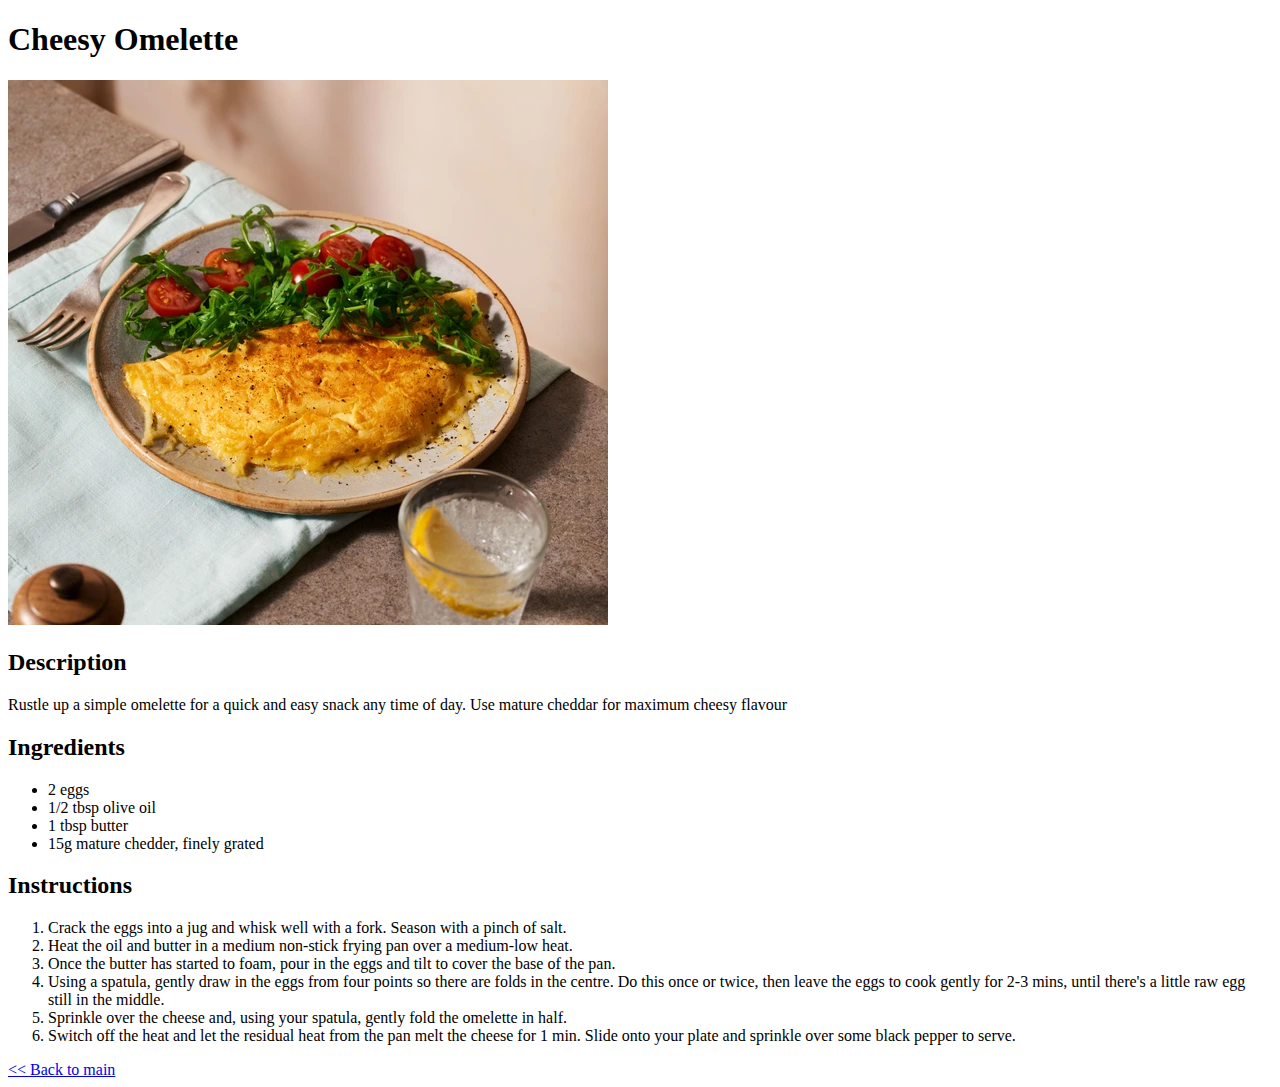
<file: recipes/cheesyomelette.html>
<!DOCTYPE html>
<html lang="en">
<head>
    <meta charset="UTF-8">
    <meta name="viewport" content="width=device-width, initial-scale=1.0">
    <title>Cheesy Omelette</title>
</head>
<body>
    <header>
        <h1>Cheesy Omelette</h1>
        <img src="../images/cheesyomelette.jpg">
    </header>

    <section>
        <h2>Description</h2>
        <p>Rustle up a simple omelette for a quick and easy snack any time of day. 
            Use mature cheddar for maximum cheesy flavour</p>
    </section>

    <section>
        <h2>Ingredients</h2>
        <ul>
            <li>2 eggs</li>
            <li>1/2 tbsp olive oil</li>
            <li>1 tbsp butter</li>
            <li>15g mature chedder, finely grated</li>
        </ul>
    </section>

    <main>
        <h2>Instructions</h2>
        <ol>
            <li>Crack the eggs into a jug and whisk well with a fork. Season with a pinch of salt.</li>
            <li>Heat the oil and butter in a medium non-stick frying pan over a medium-low heat.</li>
            <li>Once the butter has started to foam, pour in the eggs and tilt to cover the base of the pan. </li>
            <li>Using a spatula, gently draw in the eggs from four points so there are folds in the centre. Do this once or twice, then leave the eggs to cook gently for 2-3 mins, until there's a little raw egg still in the middle.</li>
            <li>Sprinkle over the cheese and, using your spatula, gently fold the omelette in half. </li>
            <li>Switch off the heat and let the residual heat from the pan melt the cheese for 1 min. Slide onto your plate and sprinkle over some black pepper to serve.</li>
        </ol>
    </main>

    <footer>
        <a href="../index.html"><< Back to main</a>
    </footer>

</body>
</html>
</file>
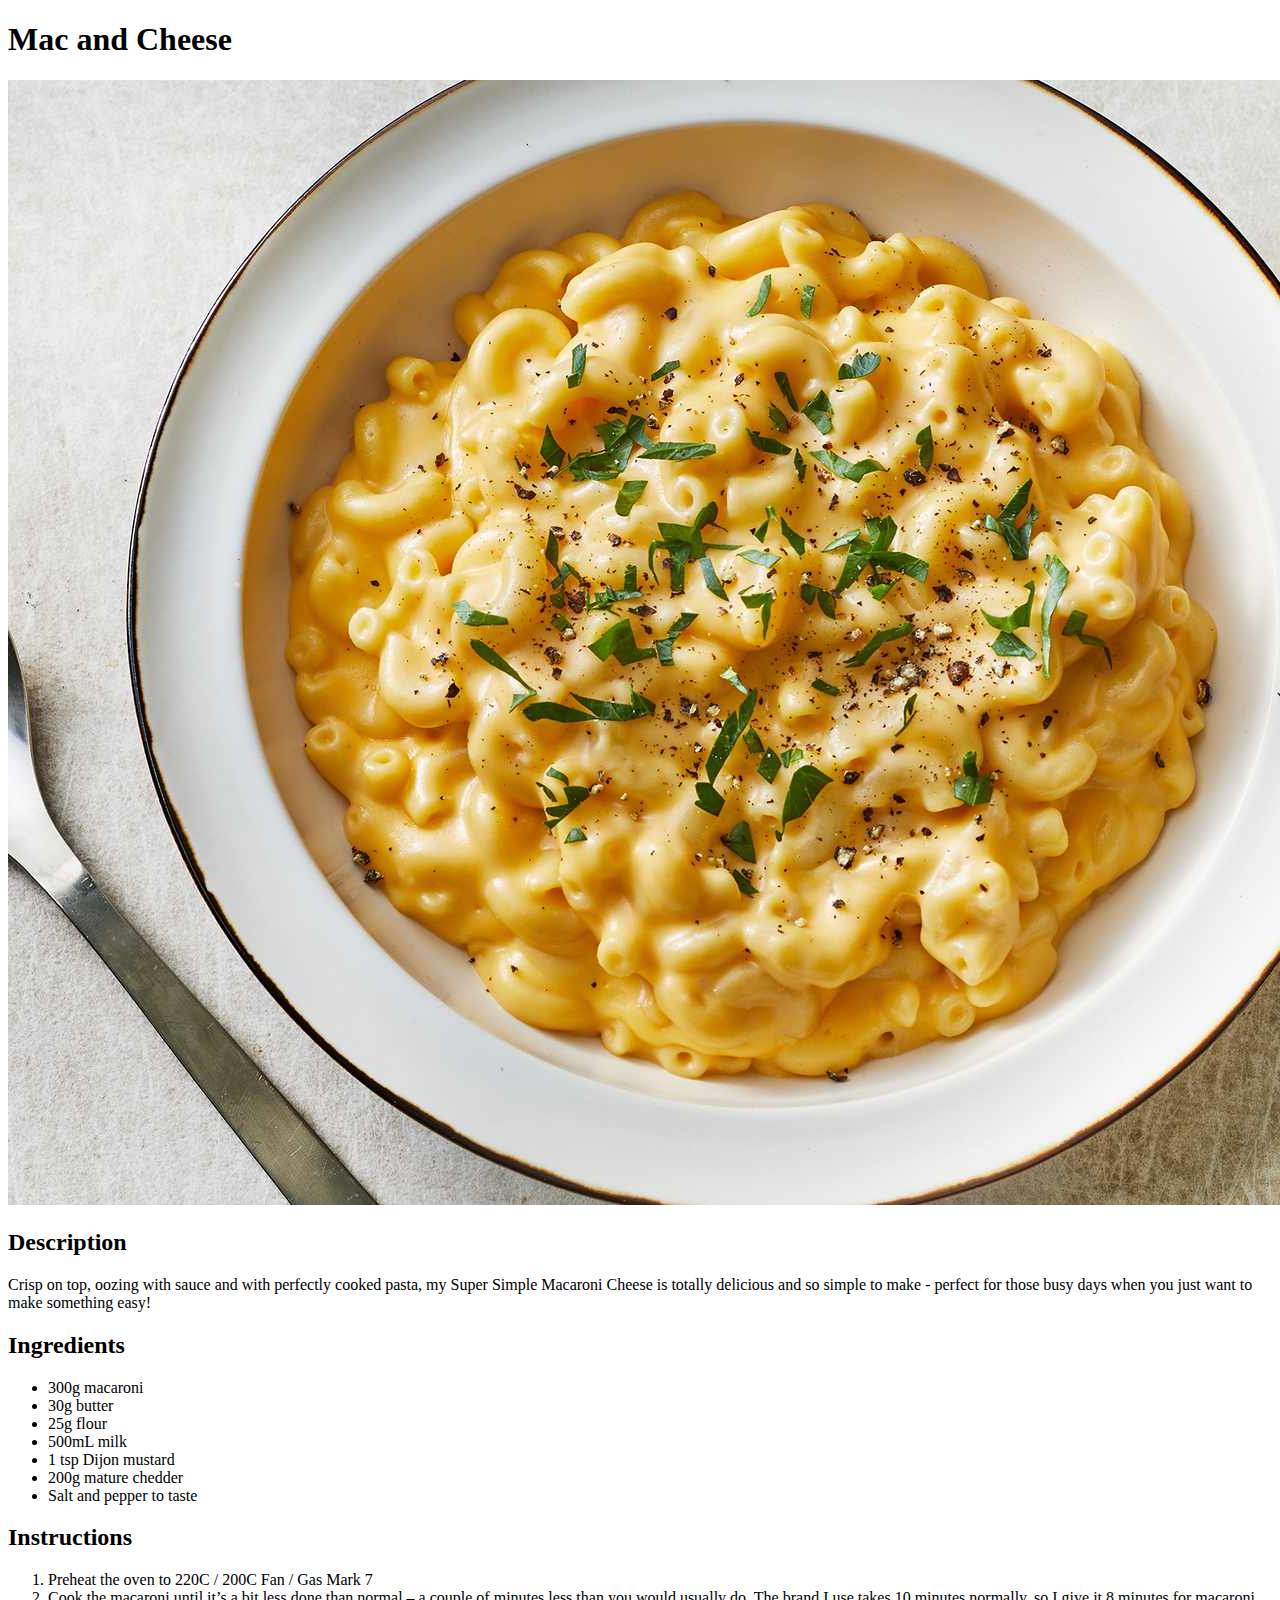
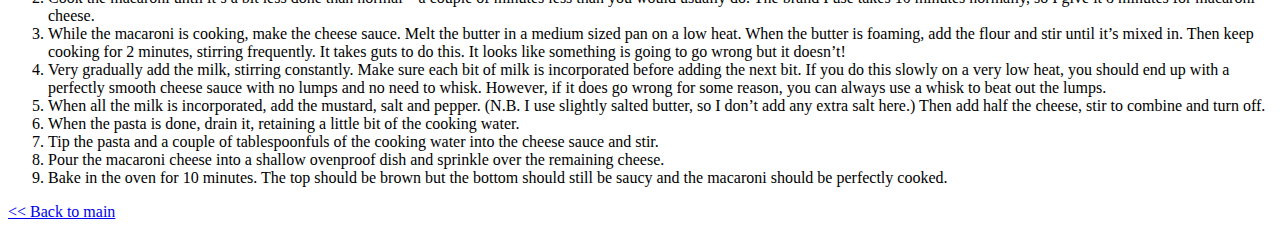
<file: recipes/macandcheese.html>
<!DOCTYPE html>
<html lang="en">
<head>
    <meta charset="UTF-8">
    <meta name="viewport" content="width=device-width, initial-scale=1.0">
    <title>Mac and Cheese</title>
</head>
<body>
    <header>
        <h1>Mac and Cheese</h1>
        <img src="../images/macandcheese.jpg">
    </header>
    
    <section>
        <h2>Description</h2>
        <p>Crisp on top, oozing with sauce and with perfectly cooked pasta, my 
            Super Simple Macaroni Cheese is totally delicious and so simple to make
            - perfect for those busy days when you just want to make something easy!</p>
    </section>
    
    <section>
        <h2>Ingredients</h2>
        <ul>
            <li>300g macaroni</li>
            <li>30g butter</li>
            <li>25g flour</li>
            <li>500mL milk</li>
            <li>1 tsp Dijon mustard</li>
            <li>200g mature chedder</li>
            <li>Salt and pepper to taste </li>
        </ul>
    </section>
  
    <main>
        <h2>Instructions</h2>
        <ol>
            <li>Preheat the oven to 220C / 200C Fan / Gas Mark 7</li>
            <li>Cook the macaroni until it’s a bit less done than normal – a couple of minutes less than you would usually do. The brand I use takes 10 minutes normally, so I give it 8 minutes for macaroni cheese.</li>
            <li>While the macaroni is cooking, make the cheese sauce. Melt the butter in a medium sized pan on a low heat. When the butter is foaming, add the flour and stir until it’s mixed in. Then keep cooking for 2 minutes, stirring frequently. It takes guts to do this. It looks like something is going to go wrong but it doesn’t!</li>
            <li>Very gradually add the milk, stirring constantly. Make sure each bit of milk is incorporated before adding the next bit. If you do this slowly on a very low heat, you should end up with a perfectly smooth cheese sauce with no lumps and no need to whisk. However, if it does go wrong for some reason, you can always use a whisk to beat out the lumps.</li>
            <li>When all the milk is incorporated, add the mustard, salt and pepper. (N.B. I use slightly salted butter, so I don’t add any extra salt here.) Then add half the cheese, stir to combine and turn off.</li>
            <li>When the pasta is done, drain it, retaining a little bit of the cooking water.</li>
            <li>Tip the pasta and a couple of tablespoonfuls of the cooking water into the cheese sauce and stir.</li>
            <li>Pour the macaroni cheese into a shallow ovenproof dish and sprinkle over the remaining cheese.</li>
            <li>Bake in the oven for 10 minutes. The top should be brown but the bottom should still be saucy and the macaroni should be perfectly cooked.</li>
        </ol>
    </main>

    <footer>
        <a href="../index.html"><< Back to main</a>
    </footer>
</body>
</html>
</file>
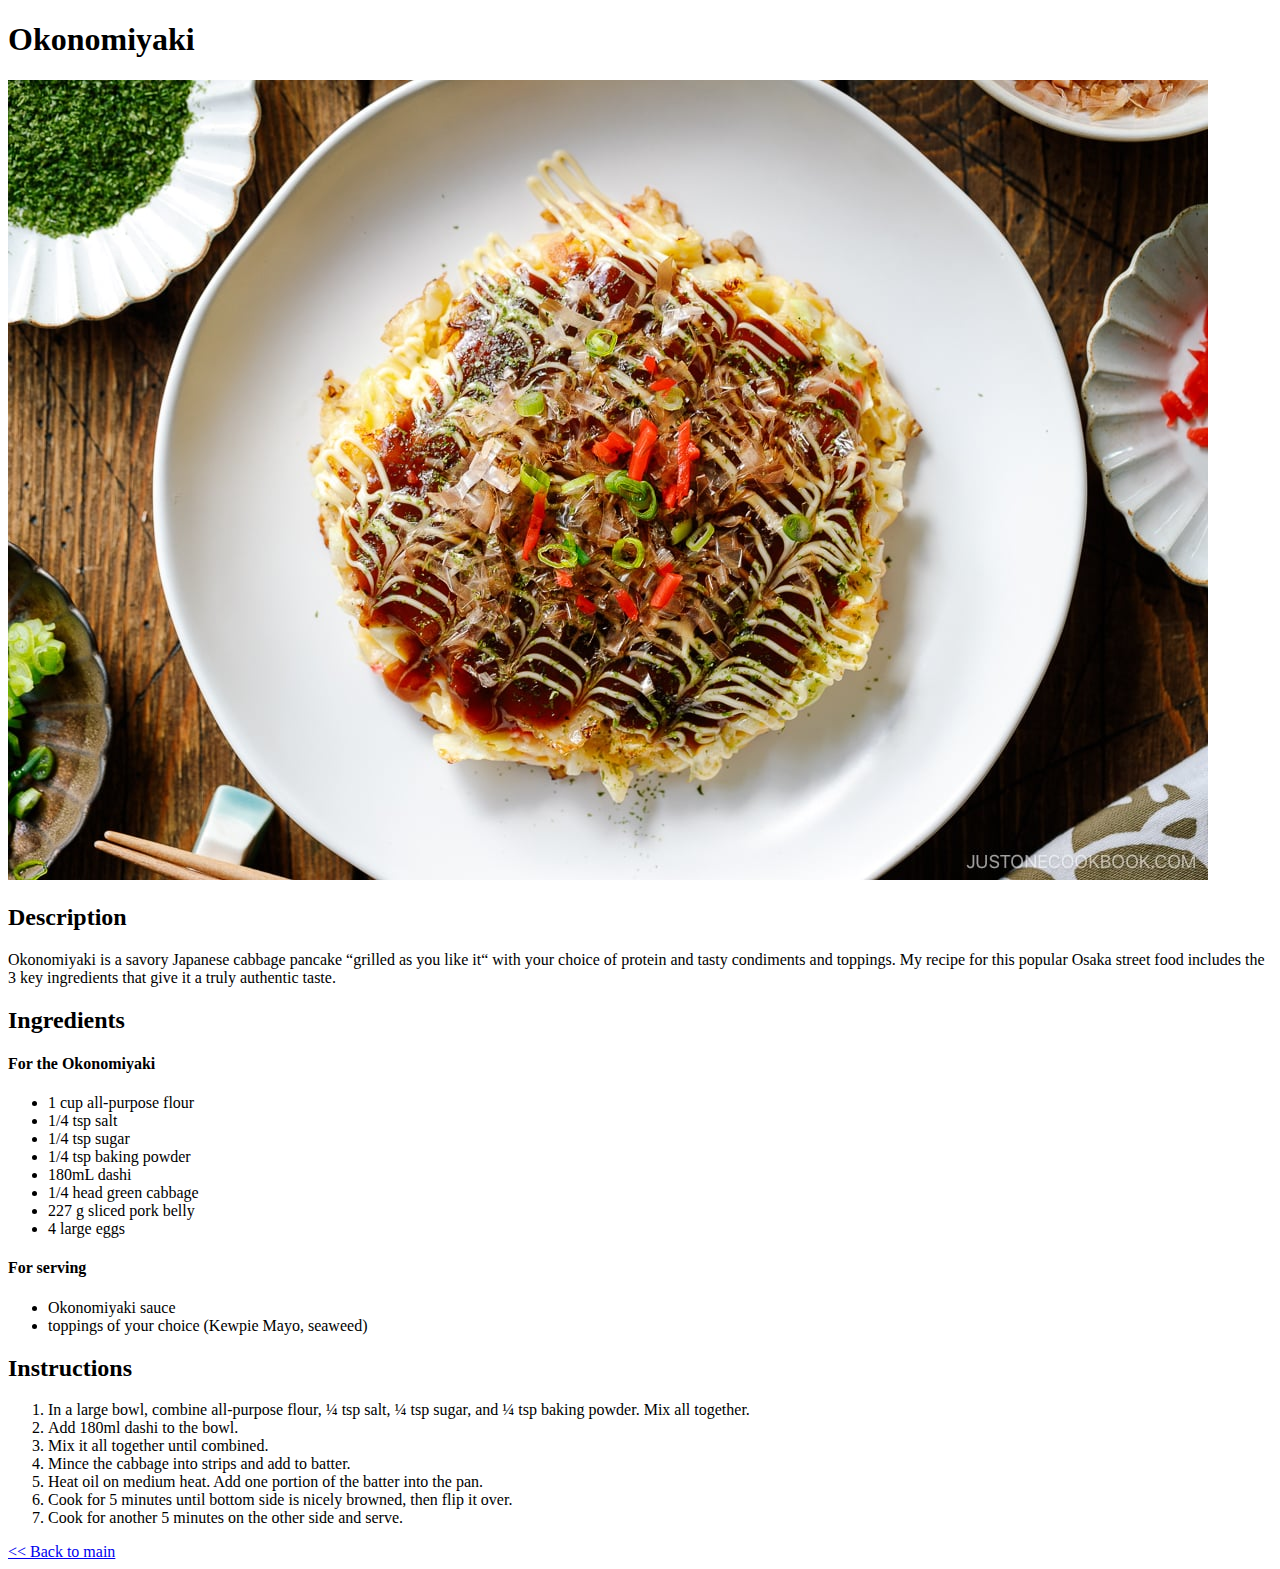
<file: recipes/okonomiyaki.html>
<!DOCTYPE html>
<html lang="en">
<head>
    <meta charset="UTF-8">
    <meta name="viewport" content="width=device-width, initial-scale=1.0">
    <title>Okonomiyaki</title>
</head>
<body>
    <header>
        <h1>Okonomiyaki</h1>
        <img src="../images/Okonomiyaki.jpg">
    </header>
    
    <section>
        <h2>Description</h2>
        <p>Okonomiyaki is a savory Japanese cabbage pancake “grilled as you like it“ 
            with your choice of protein and tasty condiments and toppings. My recipe 
            for this popular Osaka street food includes the 3 key ingredients that give 
            it a truly authentic taste.</p>
    </section>
    
    <section>
        <h2>Ingredients</h2>
        <h4>For the Okonomiyaki</h4>
        <ul>
            <li>1 cup all-purpose flour</li>
            <li>1/4 tsp salt</li>
            <li>1/4 tsp sugar</li>
            <li>1/4 tsp baking powder</li>
            <li>180mL dashi</li>
            <li>1/4 head green cabbage</li>
            <li>227 g sliced pork belly </li>
            <li>4 large eggs</li>
        
        </ul>
        <h4>For serving</h4>
        <ul>
            <li>Okonomiyaki sauce</li>
            <li>toppings of your choice (Kewpie Mayo, seaweed)</li>
        </ul>
    </section>
  
    <main>
        <h2>Instructions</h2>
        <ol>
            <li>In a large bowl, combine all-purpose flour, ¼ tsp salt, ¼ tsp sugar, and ¼ tsp baking powder. Mix all together.</li>
            <li>Add 180ml dashi to the bowl.</li>
            <li>Mix it all together until combined.</li>
            <li>Mince the cabbage into strips and add to batter.</li>
            <li>Heat oil on medium heat. Add one portion of the batter into the pan.</li>
            <li>Cook for 5 minutes until bottom side is nicely browned, then flip it over.</li>
            <li>Cook for another 5 minutes on the other side and serve.</li>
        </ol>
    </main>

    <footer>
        <a href="../index.html"><< Back to main</a>
    </footer>
</body>
</html>
</file>
